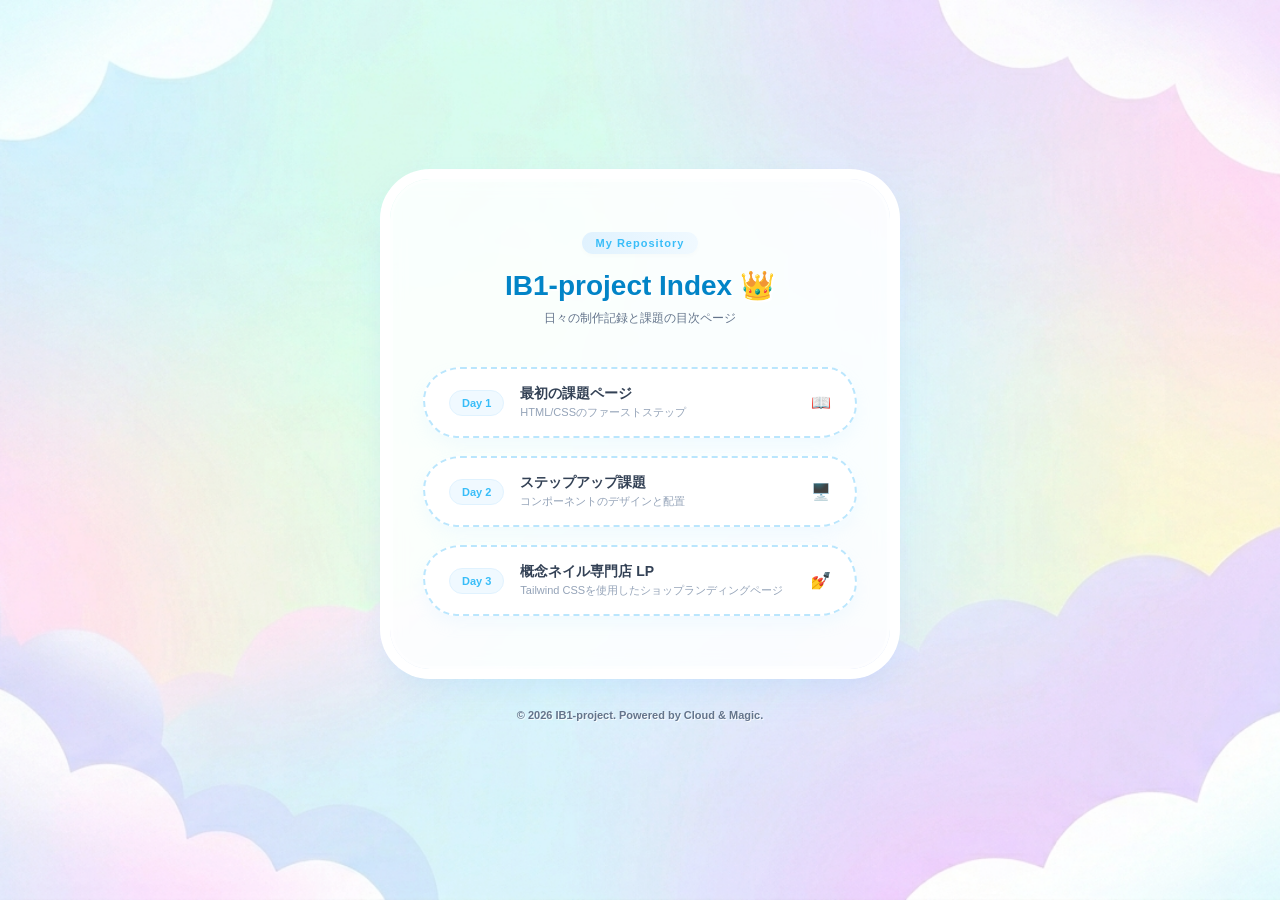
<file: index.html>
<!DOCTYPE html>
<html lang="ja">
<head>
  <meta charset="UTF-8">
  <meta name="viewport" content="width=device-width, initial-scale=1.0">
  <title>IB1-project Index</title>
  <style>
    /* 全体リセット */
    * {
      box-sizing: border-box;
      margin: 0;
      padding: 0;
    }

    body {
      font-family: 'Hiragino Kaku Gothic ProN', 'Noto Sans JP', sans-serif;
      min-height: 100vh;
      display: flex;
      flex-direction: column;
      justify-content: center;
      align-items: center;
      padding: 40px 20px;
      overflow-x: hidden;
      position: relative;

      /* 💡 ここでDAY3の中にある最高に可愛い画像を背景に指定します！ */
      background-image: url('day3/hero.png');
      background-size: cover;
      background-position: center;
      background-attachment: fixed;
      background-repeat: no-repeat;
    }

    /* 画面全体をほんのり明るく、さらに優しく見せるフィルター */
    body::before {
      content: '';
      position: absolute;
      top: 0; left: 0; right: 0; bottom: 0;
      background: rgba(255, 255, 255, 0.1);
      z-index: 0;
      pointer-events: none;
    }

    /* メインのコンテナ（透き通る白ともこもこフチ） */
    .container {
      background: rgba(255, 255, 255, 0.85);
      backdrop-filter: blur(8px);
      -webkit-backdrop-filter: blur(8px);
      width: 100%;
      max-width: 500px;
      padding: 50px 30px;
      border-radius: 40px;
      /* 天使界隈特有の「なみなみ・もこもこ」したフチを2重の白シャドウで再現 */
      box-shadow: 
        0 0 0 10px #ffffff,
        0 15px 35px rgba(147, 197, 253, 0.3);
      text-align: center;
      position: relative;
      z-index: 1;
      border: 3px solid rgba(255, 255, 255, 0.5);
    }

    /* ヘッダーの丸みバッジ */
    .header-badge {
      display: inline-block;
      background: linear-gradient(90deg, #e0f2fe, #f0f9ff);
      color: #38bdf8;
      font-size: 11px;
      font-weight: bold;
      letter-spacing: 1px;
      padding: 5px 14px;
      border-radius: 20px;
      margin-bottom: 15px;
      box-shadow: 0 2px 5px rgba(0,0,0,0.02);
    }

    /* タイトル */
    h1 {
      font-size: 28px;
      color: #0284c7;
      font-weight: 700;
      margin-bottom: 8px;
      text-shadow: 2px 2px 0px #ffffff;
    }

    .subtitle {
      font-size: 12px;
      color: #64748b;
      margin-bottom: 40px;
    }

    /* 課題のボタン一覧 */
    .links-list {
      display: flex;
      flex-direction: column;
      gap: 18px;
    }

    /* 雲みたいにぷっくりした白いボタン */
    .item {
      display: flex;
      align-items: center;
      justify-content: space-between;
      background: rgba(255, 255, 255, 0.95);
      border: 2px dashed #bae6fd; /* 点線にしてファンシーに */
      /* 左右非対称な角丸で、マシュマロみたいなぷっくり感を出す */
      border-radius: 40px 30px 40px 35px / 35px 40px 35px 40px;
      padding: 16px 24px;
      text-decoration: none;
      transition: all 0.3s cubic-bezier(0.175, 0.885, 0.32, 1.275);
      box-shadow: 0 8px 15px rgba(186, 230, 253, 0.15);
    }

    /* マウスを乗せたときにぷくっと膨らむアニメーション */
    .item:hover {
      transform: translateY(-4px) scale(1.02);
      background: #ffffff;
      border-style: solid;
      border-color: #7dd3fc;
      box-shadow: 0 12px 22px rgba(56, 189, 248, 0.25);
    }

    /* 左側の「Day」バッジ */
    .day-badge {
      font-size: 11px;
      font-weight: bold;
      color: #38bdf8;
      background: #f0f9ff;
      border: 1px solid #e0f2fe;
      padding: 6px 12px;
      border-radius: 20px;
      min-width: 55px;
      text-align: center;
    }

    /* 真ん中のテキスト */
    .text-area {
      flex-grow: 1;
      text-align: left;
      padding-left: 16px;
    }

    .btn-title {
      font-size: 14px;
      font-weight: bold;
      color: #334155;
      margin-bottom: 2px;
    }

    .btn-desc {
      font-size: 11px;
      color: #94a3b8;
    }

    /* 右側のアイコン */
    .icon-area {
      font-size: 16px;
    }

    /* フッター */
    footer {
      font-size: 11px;
      color: #64748b;
      text-align: center;
      margin-top: 40px;
      font-weight: bold;
      text-shadow: 1px 1px 0px rgba(255,255,255,0.8);
      z-index: 1;
    }
  </style>
</head>
<body>

  <div class="container">
    <div class="header-badge">My Repository</div>
    <h1>IB1-project Index 👑</h1>
    <p class="subtitle">日々の制作記録と課題の目次ページ</p>

    <div class="links-list">
      
      <a href="day1/index.html" class="item">
        <span class="day-badge">Day 1</span>
        <div class="text-area">
          <div class="btn-title">最初の課題ページ</div>
          <div class="btn-desc">HTML/CSSのファーストステップ</div>
        </div>
        <span class="icon-area">📖</span>
      </a>

      <a href="day2/index.html" class="item">
        <span class="day-badge">Day 2</span>
        <div class="text-area">
          <div class="btn-title">ステップアップ課題</div>
          <div class="btn-desc">コンポーネントのデザインと配置</div>
        </div>
        <span class="icon-area">🖥️</span>
      </a>

      <a href="day3/index.html" class="item">
        <span class="day-badge">Day 3</span>
        <div class="text-area">
          <div class="btn-title">概念ネイル専門店 LP</div>
          <div class="btn-desc">Tailwind CSSを使用したショップランディングページ</div>
        </div>
        <span class="icon-area">💅</span>
      </a>

    </div>
  </div>

  <footer>
    &copy; 2026 IB1-project. Powered by Cloud & Magic.
  </footer>

</body>
</html>
</file>
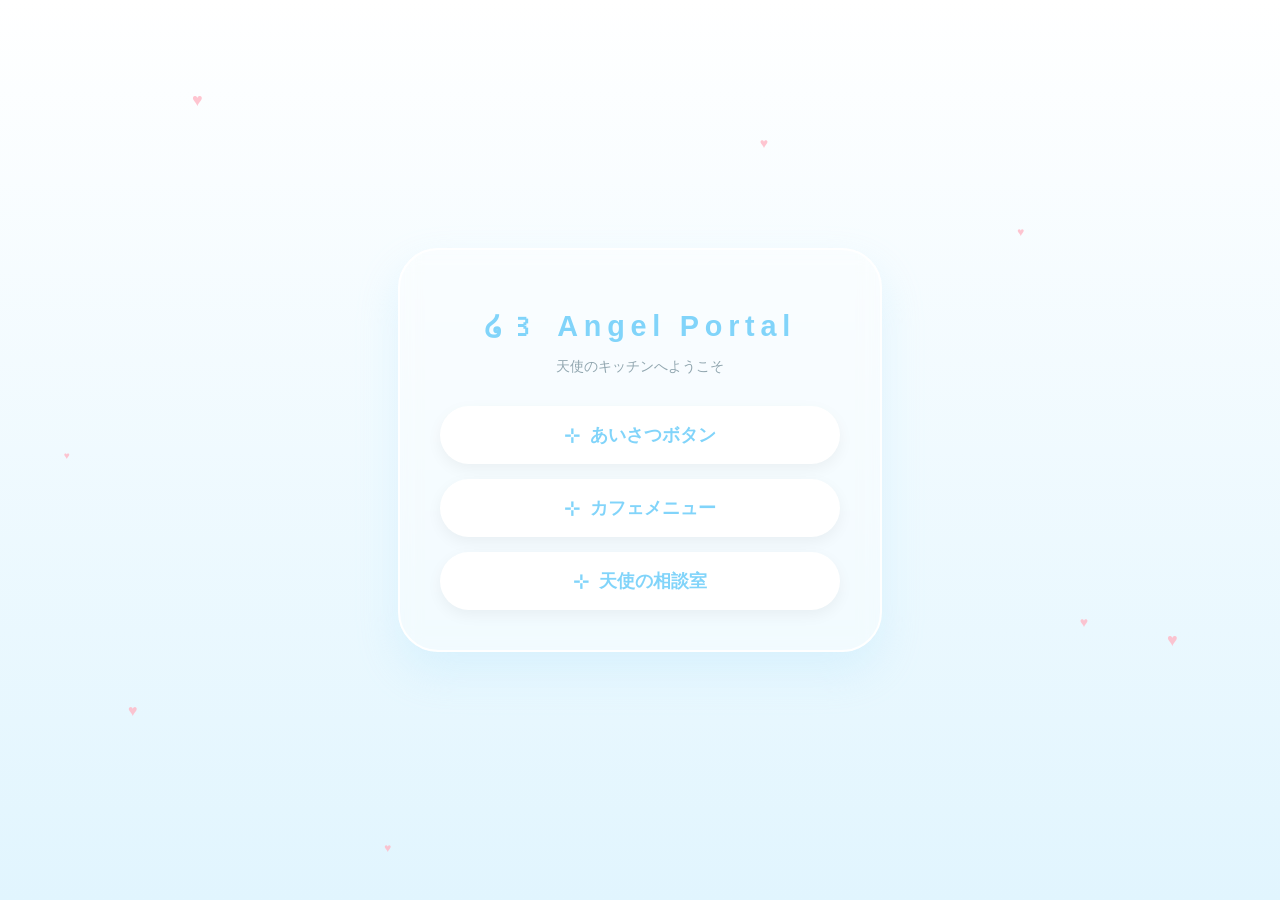
<file: day2/index.html>
<!DOCTYPE html>
<html lang="ja">
<head>
    <meta charset="UTF-8">
    <meta name="viewport" content="width=device-width, initial-scale=1.0">
    <title>Angel Portal - 天使の案内所</title>
    <style>
        :root {
            --main-blue: #b3e5fc;
            --sub-white: #ffffff;
            --accent-blue: #81d4fa;
            --text-color: #78909c;
            /* ピンクのハート用 */
            --heart-pink: #ffb7c5; 
        }

        body {
            background-color: #e1f5fe;
            /* 雲のようなグラデーション */
            background-image: linear-gradient(180deg, #ffffff 0%, #e1f5fe 100%);
            font-family: 'Helvetica Neue', Arial, "Hiragino Kaku Gothic ProN", sans-serif;
            color: var(--text-color);
            margin: 0;
            display: flex;
            flex-direction: column;
            align-items: center;
            justify-content: center;
            height: 100vh;
            overflow: hidden;
            /* ハートの絶対配置の基準にするため */
            position: relative; 
        }

        /* ちりばめるハートの共通スタイル */
        .heart {
            position: absolute;
            color: var(--heart-pink);
            font-size: 14px;
            pointer-events: none; /* ハートをクリックできないようにする */
            user-select: none; /* ハートを選択できないようにする */
            opacity: 0.8;
            /* 浮遊アニメーション */
            animation: float-heart 5s ease-in-out infinite;
        }

        /* 浮遊アニメーション (ハート用) */
        @keyframes float-heart {
            0% { transform: translateY(0px) rotate(0deg); opacity: 0.8; }
            50% { transform: translateY(-15px) rotate(10deg); opacity: 0.6; }
            100% { transform: translateY(0px) rotate(0deg); opacity: 0.8; }
        }

        /* 個別のハートの位置とサイズ */
        .heart1 { top: 10%; left: 15%; font-size: 18px; animation-delay: 0s; }
        .heart2 { top: 25%; right: 20%; font-size: 12px; animation-delay: 1s; }
        .heart3 { bottom: 20%; left: 10%; font-size: 16px; animation-delay: 2s; }
        .heart4 { bottom: 30%; right: 15%; font-size: 14px; animation-delay: 0.5s; }
        .heart5 { top: 50%; left: 5%; font-size: 10px; animation-delay: 1.5s; }
        .heart6 { top: 70%; right: 8%; font-size: 18px; animation-delay: 2.5s; }
        .heart7 { bottom: 5%; left: 30%; font-size: 12px; animation-delay: 3s; }
        .heart8 { top: 15%; right: 40%; font-size: 14px; animation-delay: 0.8s; }

        .container {
            text-align: center;
            padding: 40px;
            background: rgba(255, 255, 255, 0.4);
            backdrop-filter: blur(10px);
            border-radius: 40px;
            border: 2px solid var(--sub-white);
            box-shadow: 0 20px 40px rgba(179, 229, 252, 0.3);
            max-width: 400px;
            width: 90%;
            /* ハートがコンテナの上に表示されるようにする (position: relativeが必要) */
            position: relative; 
            z-index: 10; 
        }

        h1 {
            font-size: 1.8rem;
            color: var(--accent-blue);
            margin-bottom: 10px;
            letter-spacing: 0.2em;
        }

        p {
            font-size: 0.9rem;
            margin-bottom: 30px;
            opacity: 0.8;
        }

        /* リンクメニューのスタイル */
        .nav-menu {
            display: flex;
            flex-direction: column;
            gap: 15px;
        }

        .nav-item {
            display: block;
            text-decoration: none;
            background: var(--sub-white);
            color: var(--accent-blue);
            padding: 15px 20px;
            border-radius: 50px;
            font-weight: bold;
            font-size: 1.1rem;
            transition: all 0.3s ease;
            border: 2px solid transparent;
            box-shadow: 0 5px 15px rgba(0, 0, 0, 0.05);
            display: flex;
            align-items: center;
            justify-content: center;
            gap: 10px;
        }

        /* ホバー時の動き */
        .nav-item:hover {
            transform: translateY(-3px);
            background: var(--main-blue);
            color: white;
            box-shadow: 0 8px 20px rgba(179, 229, 252, 0.6);
        }

        .nav-item:active {
            transform: translateY(1px);
        }

        /* 装飾用の羽 */
        .wing-icon {
            font-size: 1.2rem;
        }

        /* 浮遊アニメーション */
        @keyframes float {
            0% { transform: translateY(0px); }
            50% { transform: translateY(-10px); }
            100% { transform: translateY(0px); }
        }

        .container {
            animation: float 4s ease-in-out infinite;
        }
    </style>
</head>
<body>

    <!-- ちりばめられたハート -->
    <div class="heart heart1">♥</div>
    <div class="heart heart2">♥</div>
    <div class="heart heart3">♥</div>
    <div class="heart heart4">♥</div>
    <div class="heart heart5">♥</div>
    <div class="heart heart6">♥</div>
    <div class="heart heart7">♥</div>
    <div class="heart heart8">♥</div>

    <div class="container">
        <h1>໒꒱ Angel Portal</h1>
        <p>天使のキッチンへようこそ</p>

        <nav class="nav-menu">
            <a href="aisatu.html" class="nav-item">
                <span class="wing-icon">⊹</span> あいさつボタン
            </a>
            <a href="menu.html" class="nav-item">
                <span class="wing-icon">⊹</span> カフェメニュー
            </a>
            <a href="bot.html" class="nav-item">
                <span class="wing-icon">⊹</span> 天使の相談室
            </a>
        </nav>
    </div>

</body>
</html>
</file>
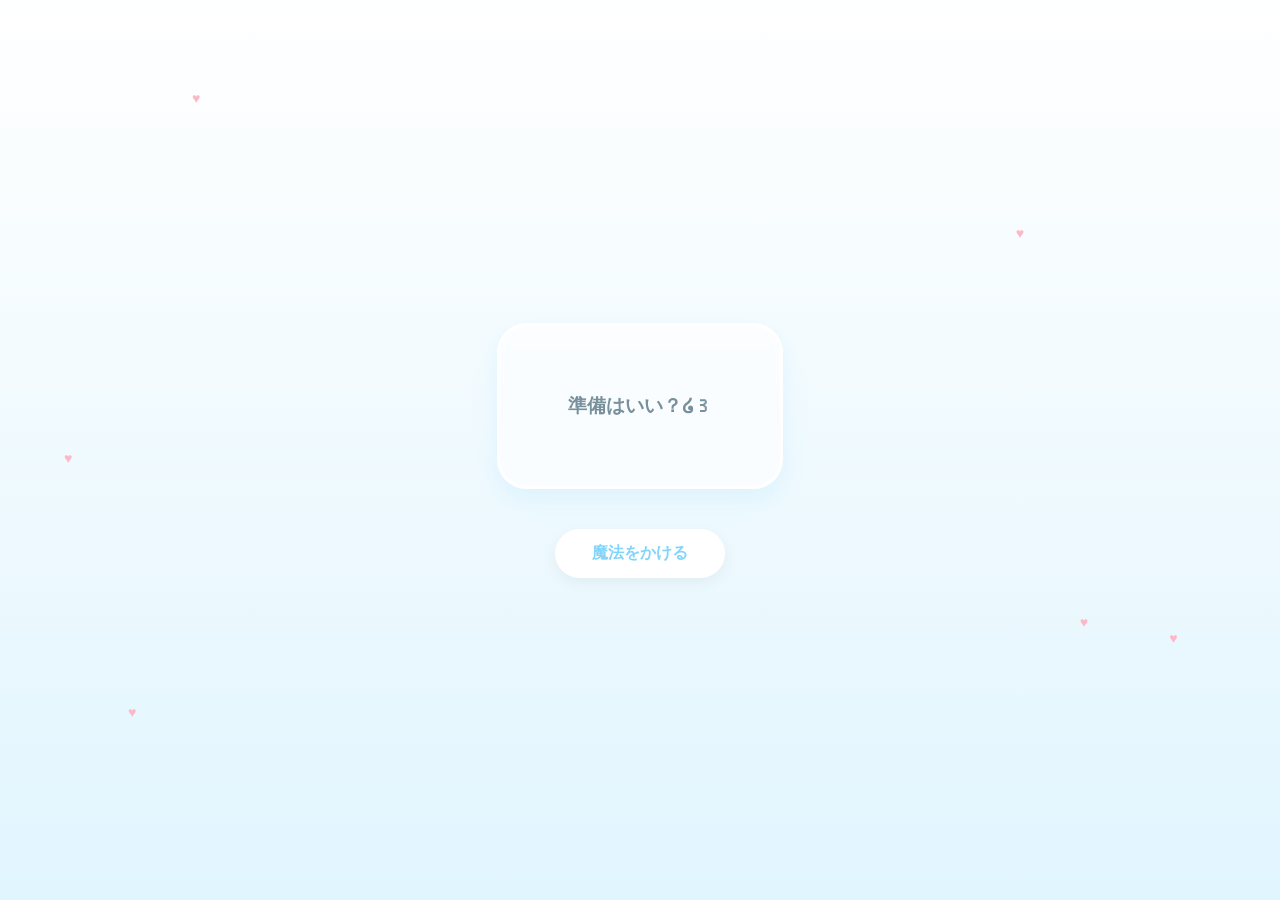
<file: day2/aisatu.html>
<!DOCTYPE html>
<html lang="ja">
<head>
    <meta charset="UTF-8">
    <meta name="viewport" content="width=device-width, initial-scale=1.0">
    <title>Angel Welcome - あいさつ</title>
    <style>
        /* 天使界隈カラーの定義 */
        :root {
            --angel-blue: #e1f5fe;
            --angel-pink: #ffdae9; /* 薄いピンク */
            --sub-white: #ffffff;
            --text-color: #78909c;
        }

        body {
            background: linear-gradient(180deg, #ffffff 0%, var(--angel-blue) 100%);
            display: flex;
            flex-direction: column;
            align-items: center;
            justify-content: center;
            height: 100vh;
            margin: 0;
            font-family: 'Helvetica Neue', Arial, "Hiragino Kaku Gothic ProN", sans-serif;
            overflow: hidden;
            position: relative;
        }

        /* 散りばめられたハート */
        .heart {
            position: absolute;
            color: #ffb7c5;
            font-size: 14px;
            pointer-events: none;
            animation: heart-float 4s ease-in-out infinite;
        }

        @keyframes heart-float {
            0%, 100% { transform: translateY(0) rotate(0deg); opacity: 0.7; }
            50% { transform: translateY(-20px) rotate(20deg); opacity: 0.4; }
        }

        /* 四角い箱のスタイル */
        #display-box {
            width: 280px;
            height: 160px;
            background-color: rgba(255, 255, 255, 0.6);
            border: 3px solid var(--sub-white);
            border-radius: 30px;
            display: flex;
            align-items: center;
            justify-content: center;
            font-size: 1.2rem;
            font-weight: bold;
            color: var(--text-color);
            box-shadow: 0 10px 25px rgba(179, 229, 252, 0.3);
            backdrop-filter: blur(5px);
            margin-bottom: 40px;
            transition: all 0.5s ease;
            animation: box-sway 3s ease-in-out infinite;
            z-index: 10;
        }

        @keyframes box-sway {
            0%, 100% { transform: translateY(0); }
            50% { transform: translateY(-10px); }
        }

        /* ボタンのスタイル */
        .welcome-btn {
            background-color: var(--sub-white);
            color: #81d4fa;
            border: 2px solid var(--sub-white);
            padding: 12px 35px;
            font-size: 1rem;
            font-weight: bold;
            border-radius: 50px;
            cursor: pointer;
            box-shadow: 0 5px 15px rgba(0, 0, 0, 0.05);
            transition: all 0.3s;
            z-index: 10;
        }

        .welcome-btn:hover {
            transform: scale(1.05);
            box-shadow: 0 8px 20px rgba(179, 229, 252, 0.5);
            background-color: #f0faff;
        }

        /* JSで変化した後のスタイル */
        .pink-active {
            background-color: var(--angel-pink) !important;
            color: white !important;
            border-color: #ffc1d6 !important;
            transform: scale(1.1) translateY(-10px) !important;
            text-shadow: 1px 1px 2px rgba(0,0,0,0.1);
        }
    </style>
</head>
<body>

    <!-- 背景のハートたち -->
    <div class="heart" style="top: 10%; left: 15%;">♥</div>
    <div class="heart" style="top: 25%; right: 20%; animation-delay: 1s;">♥</div>
    <div class="heart" style="bottom: 20%; left: 10%; animation-delay: 2s;">♥</div>
    <div class="heart" style="bottom: 30%; right: 15%; animation-delay: 0.5s;">♥</div>
    <div class="heart" style="top: 50%; left: 5%; animation-delay: 1.5s;">♥</div>
    <div class="heart" style="top: 70%; right: 8%; animation-delay: 2.5s;">♥</div>

    <!-- メインコンテンツ -->
    <div id="display-box">
        準備はいい？໒꒱
    </div>

    <button class="welcome-btn" onclick="sayWelcome()">魔法をかける</button>

    <script>
        function sayWelcome() {
            // 箱の要素を取得
            const box = document.getElementById('display-box');
            
            // テキストを書き換え
            box.innerText = "いらっしゃいませ！໒꒱";
            
            // クラスを追加してピンク色＆アニメーションを適用
            box.classList.add('pink-active');
        }
    </script>

</body>
</html>
</file>
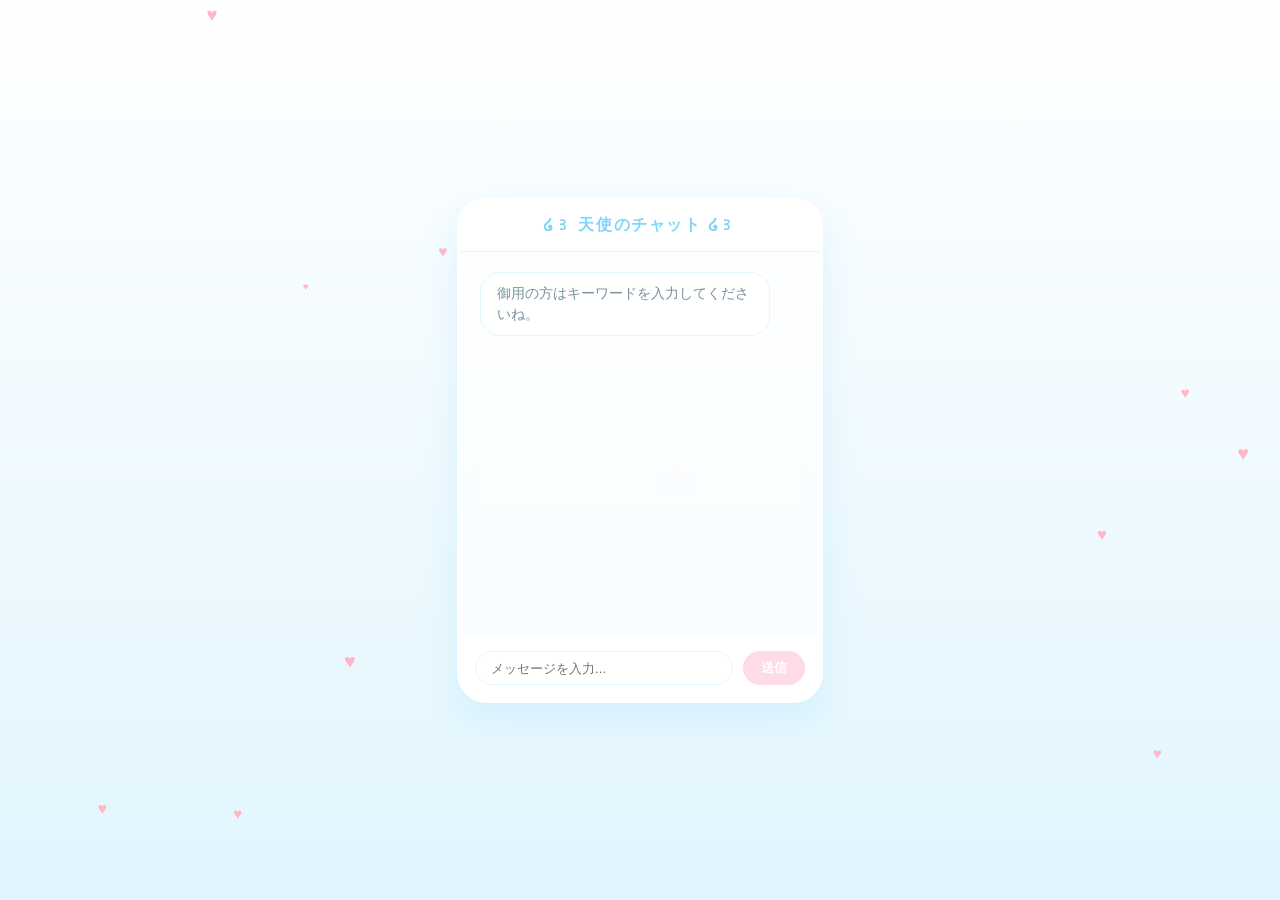
<file: day2/bot.html>
<!DOCTYPE html>
<html lang="ja">
<head>
    <meta charset="UTF-8">
    <meta name="viewport" content="width=device-width, initial-scale=1.0">
    <title>Angel Chat - 天使の相談室</title>
    <style>
        :root {
            --angel-blue: #e1f5fe;
            --angel-pink: #ffdae9;
            --accent-blue: #81d4fa;
            --text-color: #78909c;
        }

        body {
            background: linear-gradient(180deg, #ffffff 0%, var(--angel-blue) 100%);
            font-family: 'Helvetica Neue', Arial, "Hiragino Kaku Gothic ProN", sans-serif;
            display: flex;
            justify-content: center;
            align-items: center;
            height: 100vh;
            margin: 0;
            overflow: hidden;
            position: relative;
        }

        /* ちりばめられたピンクのハート */
        .heart {
            position: absolute;
            color: #ffb7c5;
            font-size: 14px;
            pointer-events: none;
            animation: heart-float 5s ease-in-out infinite;
            z-index: 1;
        }

        @keyframes heart-float {
            0%, 100% { transform: translateY(0) rotate(0deg); opacity: 0.6; }
            50% { transform: translateY(-25px) rotate(15deg); opacity: 0.3; }
        }

        /* チャットコンテナ */
        .chat-container {
            width: 360px;
            height: 500px;
            background: rgba(255, 255, 255, 0.7);
            backdrop-filter: blur(8px);
            border: 3px solid white;
            border-radius: 30px;
            box-shadow: 0 15px 35px rgba(179, 229, 252, 0.4);
            display: flex;
            flex-direction: column;
            overflow: hidden;
            z-index: 10;
            position: relative;
        }

        .chat-header {
            background: white;
            padding: 15px;
            text-align: center;
            font-weight: bold;
            color: var(--accent-blue);
            border-bottom: 1px solid var(--angel-blue);
            letter-spacing: 0.1em;
        }

        #chat-log {
            flex: 1;
            overflow-y: auto;
            padding: 20px;
            display: flex;
            flex-direction: column;
            gap: 12px;
        }

        /* 吹き出しスタイル */
        .msg {
            max-width: 80%;
            padding: 10px 16px;
            border-radius: 20px;
            font-size: 14px;
            line-height: 1.5;
            position: relative;
        }

        .bot-msg {
            align-self: flex-start;
            background: white;
            color: var(--text-color);
            border: 1px solid var(--angel-blue);
        }

        .user-msg {
            align-self: flex-end;
            background: var(--accent-blue);
            color: white;
        }

        /* 入力エリア */
        .input-area {
            padding: 15px;
            background: white;
            display: flex;
            gap: 10px;
        }

        #user-input {
            flex: 1;
            border: 1px solid var(--angel-blue);
            border-radius: 20px;
            padding: 8px 15px;
            outline: none;
            color: var(--text-color);
        }

        #send-btn {
            background: var(--angel-pink);
            border: none;
            color: white;
            padding: 8px 18px;
            border-radius: 20px;
            cursor: pointer;
            font-weight: bold;
            transition: 0.3s;
        }

        #send-btn:hover {
            filter: brightness(1.05);
            transform: scale(1.05);
        }
    </style>
</head>
<body>

    <!-- 背景に散りばめたハート -->
    <script>
        // ハートを動的に配置
        for (let i = 0; i < 12; i++) {
            const heart = document.createElement('div');
            heart.className = 'heart';
            heart.innerText = '♥';
            heart.style.left = Math.random() * 100 + '%';
            heart.style.top = Math.random() * 100 + '%';
            heart.style.animationDelay = Math.random() * 5 + 's';
            heart.style.fontSize = (Math.random() * 10 + 10) + 'px';
            document.body.appendChild(heart);
        }
    </script>

    <div class="chat-container">
        <div class="chat-header">໒꒱ 天使のチャット ໒꒱</div>
        
        <div id="chat-log">
            <div class="msg bot-msg">御用の方はキーワードを入力してくださいね。</div>
        </div>

        <div class="input-area">
            <input type="text" id="user-input" placeholder="メッセージを入力...">
            <button id="send-btn">送信</button>
        </div>
    </div>

    <script>
        const chatLog = document.getElementById('chat-log');
        const userInput = document.getElementById('user-input');
        const sendBtn = document.getElementById('send-btn');

        // 返信ロジック
        function getBotResponse(input) {
            if (input.includes("送料")) {
                return "全国一律500円です໒꒱";
            } else if (input.includes("時間")) {
                return "営業時間は 9:00〜18:00 です！";
            } else {
                return "その件については、担当者にお繋ぎしますね。";
            }
        }

        // 画面にメッセージを表示
        function appendMessage(text, sender) {
            const msgDiv = document.createElement('div');
            msgDiv.className = `msg ${sender}-msg`;
            msgDiv.innerText = text;
            chatLog.appendChild(msgDiv);
            chatLog.scrollTop = chatLog.scrollHeight; // 自動スクロール
        }

        function handleSend() {
            const text = userInput.value.trim();
            if (!text) return;

            appendMessage(text, 'user');
            userInput.value = "";

            // ボットの返信（少し時間を置く）
            setTimeout(() => {
                const response = getBotResponse(text);
                appendMessage(response, 'bot');
            }, 600);
        }

        sendBtn.addEventListener('click', handleSend);
        userInput.addEventListener('keypress', (e) => {
            if (e.key === 'Enter') handleSend();
        });
    </script>
</body>
</html>
</file>
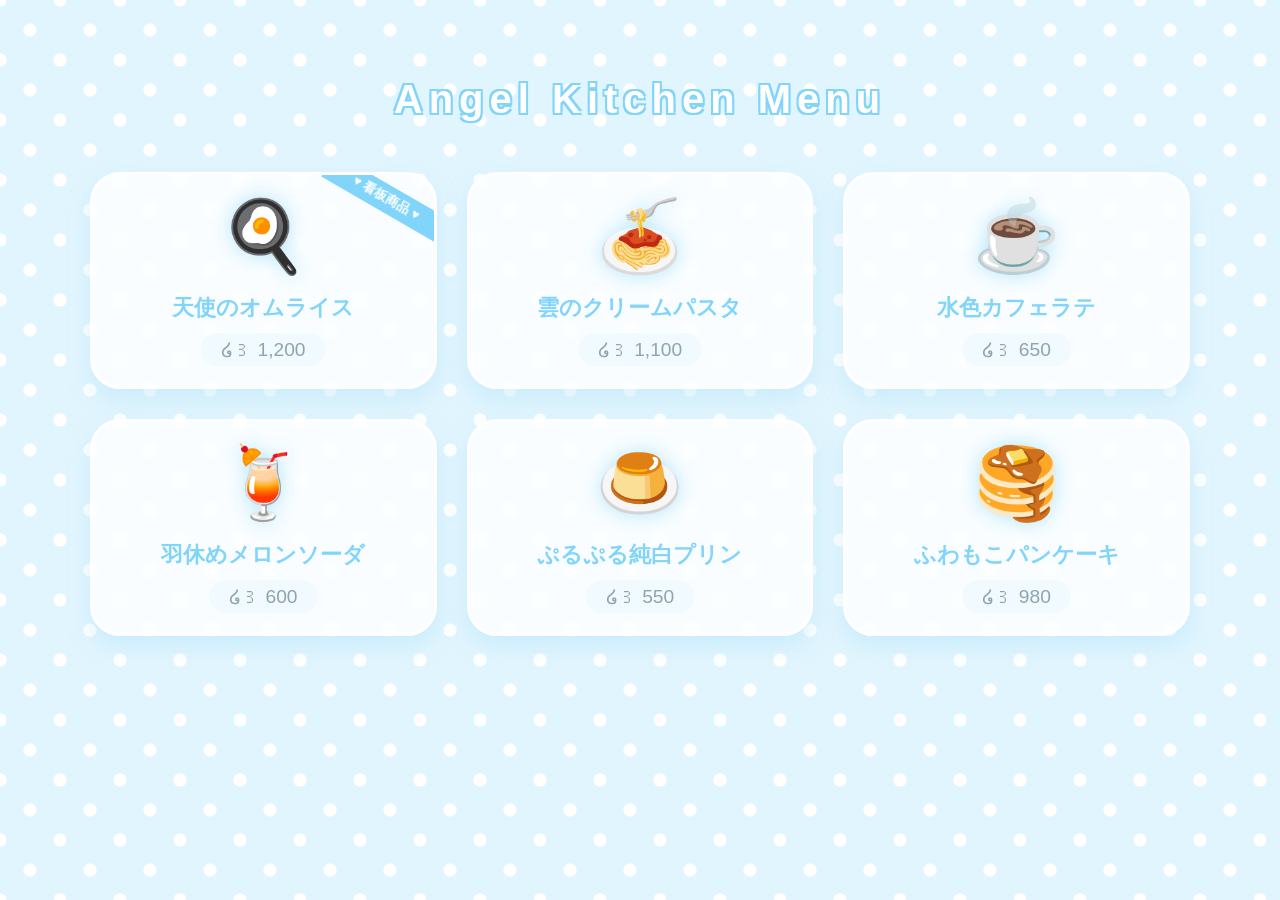
<file: day2/menu.html>
<!DOCTYPE html>
<html lang="ja">
<head>
    <meta charset="UTF-8">
    <meta name="viewport" content="width=device-width, initial-scale=1.0">
    <title>Angel Cafe Menu - 天使界隈</title>
    <style>
        /* 天使界隈をイメージしたカラーパレット */
        :root {
            --main-blue: #b3e5fc;    /* 水色 */
            --sub-white: #ffffff;    /* 白 */
            --accent-blue: #81d4fa;  /* 少し濃い水色 */
            --text-color: #78909c;   /* 柔らかいグレー */
        }

        body {
            background-color: #e1f5fe; /* 薄い水色の背景 */
            background-image: 
                radial-gradient(white 15%, transparent 16%),
                radial-gradient(white 15%, transparent 16%);
            background-size: 60px 60px;
            background-position: 0 0, 30px 30px; /* 控えめなドット柄 */
            font-family: 'Helvetica Neue', Arial, "Hiragino Kaku Gothic ProN", sans-serif;
            color: var(--text-color);
            margin: 0;
            padding: 50px 20px;
        }

        h1 {
            text-align: center;
            font-size: 2.5rem;
            color: var(--sub-white);
            text-shadow: 2px 2px 0px var(--accent-blue), -2px -2px 0px var(--accent-blue), 2px -2px 0px var(--accent-blue), -2px 2px 0px var(--accent-blue);
            letter-spacing: 0.15em;
            margin-bottom: 50px;
        }

        /* カード一覧のコンテナ */
        #menu-container {
            display: grid;
            grid-template-columns: repeat(auto-fit, minmax(280px, 1fr));
            gap: 30px;
            max-width: 1100px;
            margin: 0 auto;
        }

        /* 天使系カードのデザイン */
        .menu-card {
            background: rgba(255, 255, 255, 0.8);
            backdrop-filter: blur(5px); /* すりガラス効果 */
            border-radius: 30px;
            border: 3px solid var(--sub-white);
            box-shadow: 0 10px 20px rgba(179, 229, 252, 0.5);
            padding: 20px;
            text-align: center;
            transition: all 0.4s ease;
            position: relative;
            overflow: hidden;
        }

        .menu-card:hover {
            transform: scale(1.05);
            background: rgba(255, 255, 255, 1);
            box-shadow: 0 15px 30px rgba(179, 229, 252, 0.8);
        }

        /* 看板商品（オムライス）の特別装飾 */
        .recommended::after {
            content: "♥ 看板商品 ♥";
            position: absolute;
            top: 10px;
            right: -20px;
            background: var(--accent-blue);
            color: white;
            padding: 5px 30px;
            transform: rotate(30deg);
            font-size: 0.8rem;
            font-weight: bold;
        }

        /* アイコンのスタイル */
        .menu-icon {
            font-size: 70px;
            margin-bottom: 15px;
            display: block;
            filter: drop-shadow(0 0 10px rgba(179, 229, 252, 1));
        }

        .menu-name {
            font-size: 1.4rem;
            font-weight: bold;
            color: var(--accent-blue);
            margin-bottom: 10px;
        }

        .menu-price {
            font-size: 1.2rem;
            color: #90a4ae;
            background: #f0faff;
            display: inline-block;
            padding: 5px 20px;
            border-radius: 20px;
        }

        .menu-price::before {
            content: "໒꒱ "; /* 天使の羽を価格の前に */
        }
    </style>
</head>
<body>

    <h1>Angel Kitchen Menu</h1>

    <div id="menu-container"></div>

    <script>
        // メニューデータ（JSON形式の配列）
        const menuItems = [
            { "name": "天使のオムライス", "price": 1200, "icon": "🍳", "special": true },
            { "name": "雲のクリームパスタ", "price": 1100, "icon": "🍝", "special": false },
            { "name": "水色カフェラテ", "price": 650, "icon": "☕", "special": false },
            { "name": "羽休めメロンソーダ", "price": 600, "icon": "🍹", "special": false },
            { "name": "ぷるぷる純白プリン", "price": 550, "icon": "🍮", "special": false },
            { "name": "ふわもこパンケーキ", "price": 980, "icon": "🥞", "special": false }
        ];

        const container = document.getElementById('menu-container');

        // for文を使ってカードを生成
        for (let i = 0; i < menuItems.length; i++) {
            const item = menuItems[i];

            // div要素を作成
            const card = document.createElement('div');
            // 看板商品には 'recommended' クラスを付与
            card.className = item.special ? 'menu-card recommended' : 'menu-card';

            // カードの中身を組み立て
            card.innerHTML = `
                <span class="menu-icon">${item.icon}</span>
                <div class="menu-name">${item.name}</div>
                <div class="menu-price">${item.price.toLocaleString()}</div>
            `;

            // コンテナに追加
            container.appendChild(card);
        }
    </script>
</body>
</html>
</file>
